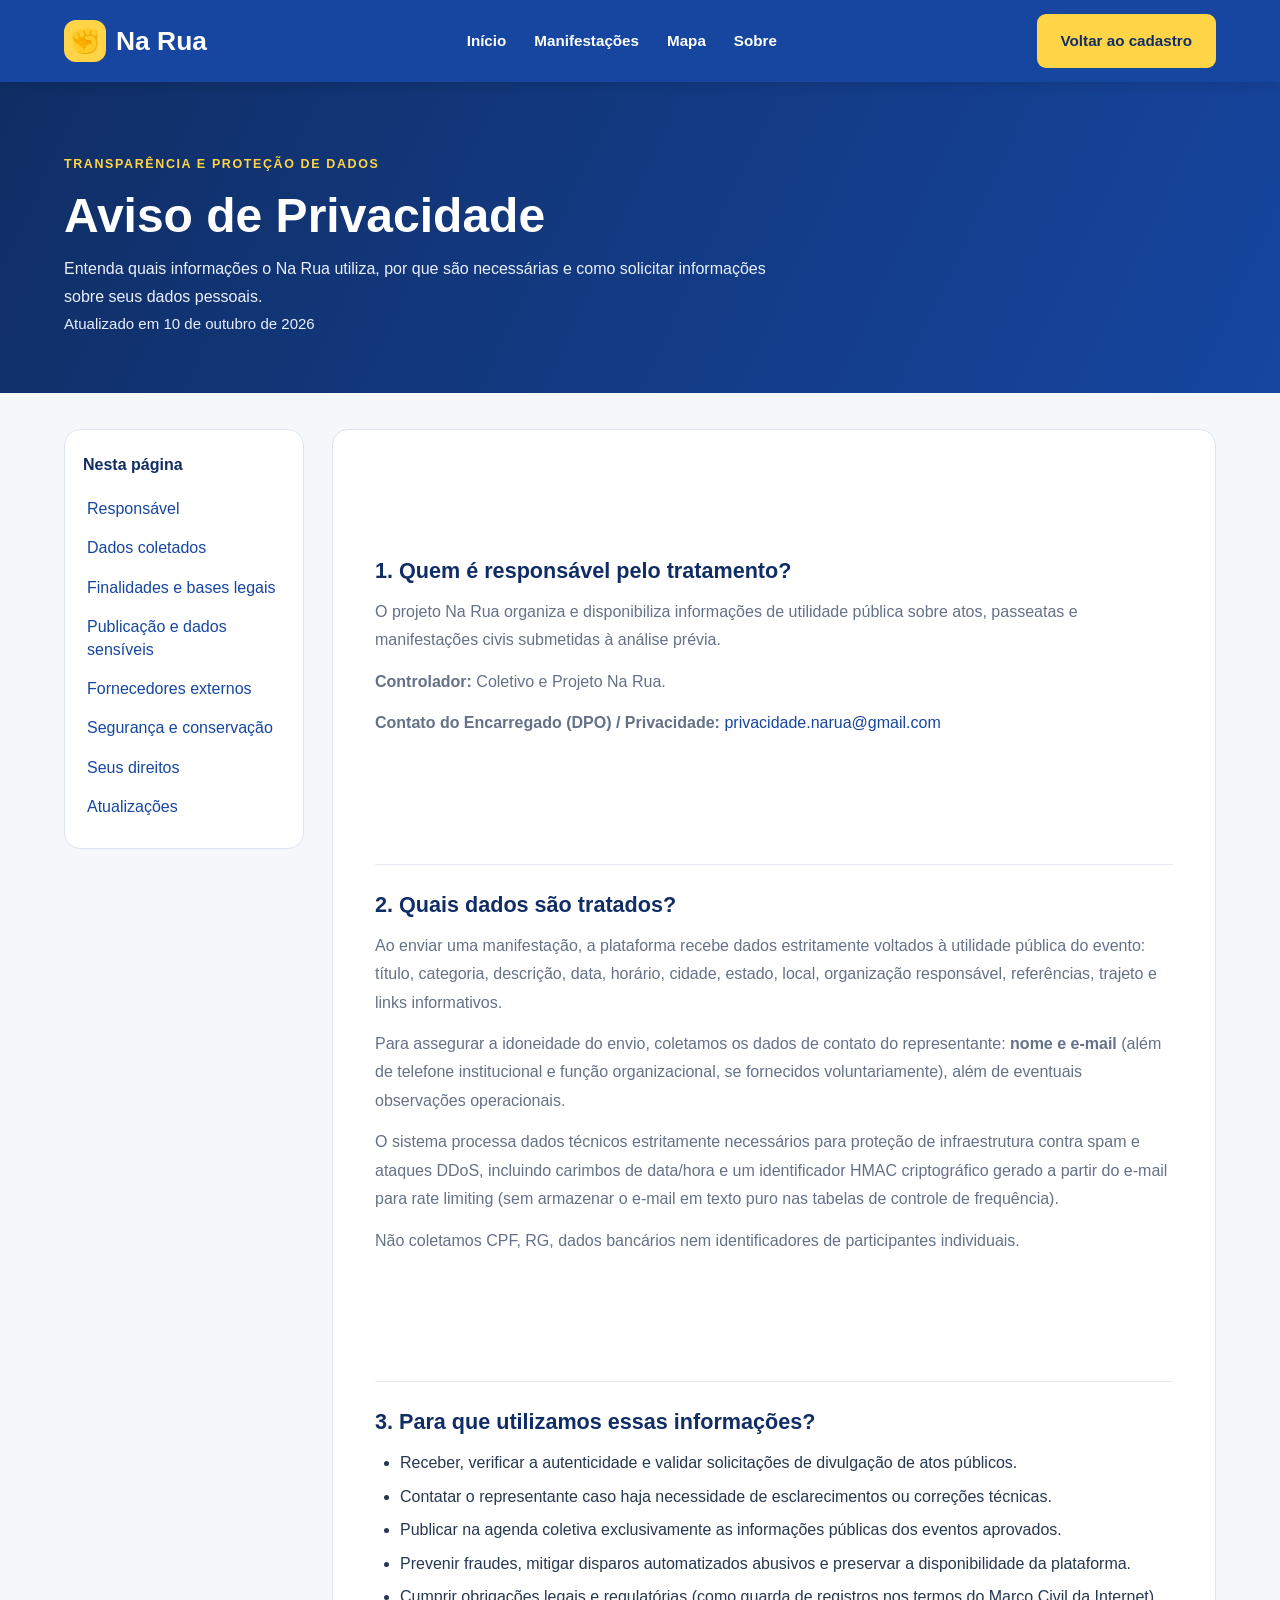
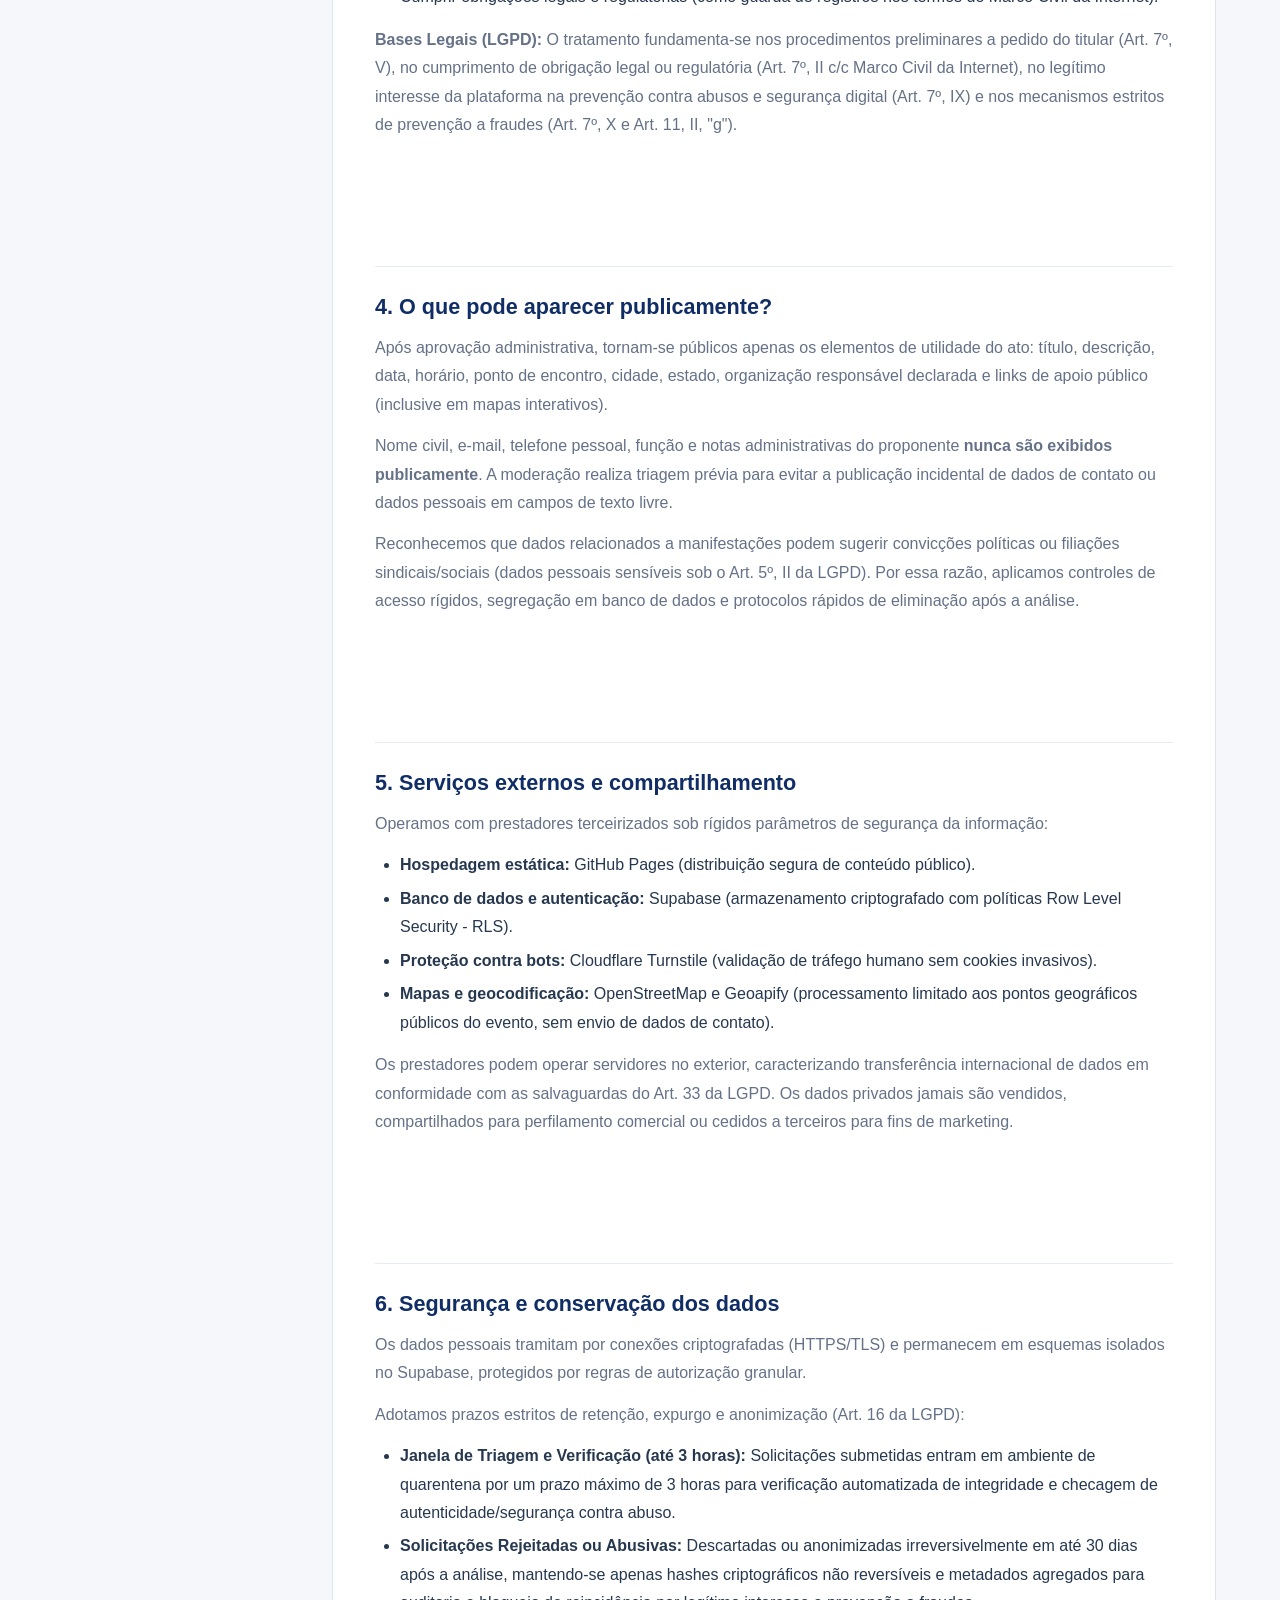
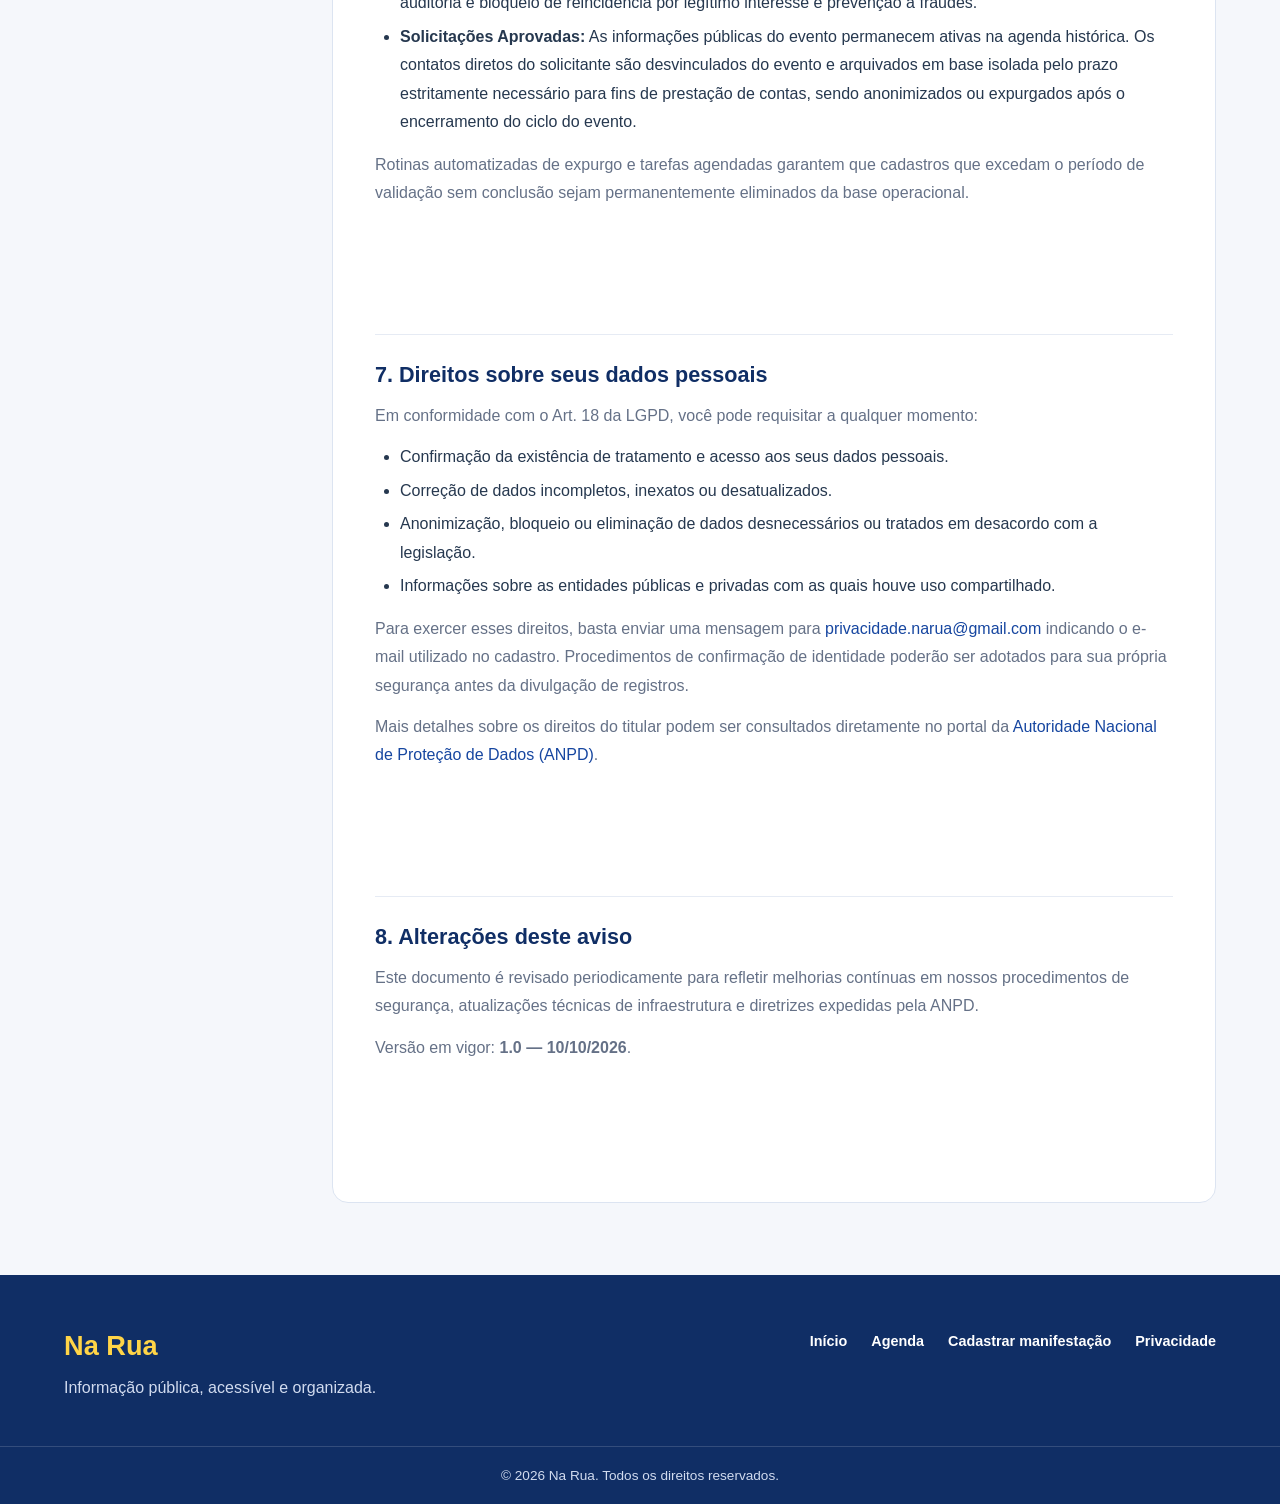
<file: politica-de-privacidade.html>
<!DOCTYPE html>
<html lang="pt-BR">
<head>
  <meta charset="UTF-8">
  <meta name="viewport" content="width=device-width, initial-scale=1.0">
  <meta name="description" content="Informações sobre privacidade e tratamento de dados pessoais no Na Rua.">
  <meta name="theme-color" content="#1646A0">
  <title>Aviso de Privacidade | Na Rua</title>
  <link rel="stylesheet" href="css/style.css">
  <link rel="stylesheet" href="css/responsivo.css">
  <style>
    :root { color-scheme: light; }
    .priv-skip { position:absolute;left:-9999px;top:0;z-index:20;padding:12px;background:white;color:#102e65; }
    .priv-skip:focus { left:8px; }
    .priv-hero { background:linear-gradient(115deg,#102E65,#1646A0);color:white;padding:68px 0 55px; }
    .priv-hero h1 { font-size:clamp(1.9rem,4.2vw,3rem);line-height:1.16;margin:12px 0; }
    .priv-hero p { max-width:720px;line-height:1.75;color:#e9f0ff; }
    .priv-eyebrow { font-size:.78rem; font-weight:800;letter-spacing:.13em;text-transform:uppercase;color:#FFD447; }
    .priv-layout { display:grid;grid-template-columns:240px minmax(0,1fr);gap:28px;align-items:start;padding:36px 0 72px; }
    .priv-menu,.priv-content { background:white; border:1px solid #dce4f1;border-radius:16px; }
    .priv-menu { padding:22px 18px; position:sticky;top:20px; }
    .priv-menu strong { color:#102E65;display:block;margin:0 0 12px; }
    .priv-menu a {display:block;padding:8px 4px;color:#1646A0;text-decoration:none;line-height:1.45;}
    .priv-menu a:hover,.priv-content a:hover { text-decoration:underline; }
    .priv-content {padding:clamp(20px,4vw,42px);color:#26384f;line-height:1.78;}
    .priv-content section + section { border-top:1px solid #e6ebf4;padding-top:26px;margin-top:28px; }
    .priv-content h2 {color:#102E65;font-size:1.35rem;line-height:1.3;margin:0 0 13px;}
    .priv-content p {margin:0 0 13px;}
    .priv-content ul { padding-left:25px;margin:8px 0 14px; }
    .priv-content li {margin:5px 0;}
    .priv-content a { color:#1646A0;overflow-wrap:anywhere; }
    .priv-meta {color:#c5d7ff;font-size:.94rem;}
    body {background:#f5f7fb;}
    @media(max-width:800px){.priv-layout{grid-template-columns:1fr;gap:16px;padding-top:20px}.priv-menu{position:static}.priv-menu a{display:inline-block;margin-right:8px}.priv-hero{padding:46px 0}}
  </style>
</head>
<body>
  <a class="priv-skip" href="#conteudo">Pular para o conteúdo</a>
  <header class="cabecalho">
    <div class="container cabecalho-conteudo">
      <a href="index.html#inicio" class="logo" aria-label="Na Rua - Página inicial">
        <span class="logo-icone" aria-hidden="true">✊</span><span class="logo-texto">Na Rua</span>
      </a>
      <nav class="menu" aria-label="Menu principal">
        <a href="index.html#inicio">Início</a>
        <a href="index.html#manifestacoes">Manifestações</a>
        <a href="index.html#mapa-section">Mapa</a>
        <a href="index.html#sobre">Sobre</a>
      </nav>
      <a href="cadastrar.html" class="botao botao-destaque">Voltar ao cadastro</a>
    </div>
  </header>
  <main id="conteudo">
    <section class="priv-hero">
      <div class="container">
        <span class="priv-eyebrow">Transparência e proteção de dados</span>
        <h1>Aviso de Privacidade</h1>
        <p>Entenda quais informações o Na Rua utiliza, por que são necessárias e como solicitar informações sobre seus dados pessoais.</p>
        <p class="priv-meta">Atualizado em 10 de outubro de 2026</p>
      </div>
    </section>
    <div class="container priv-layout">
      <nav class="priv-menu" aria-label="Nesta página">
        <strong>Nesta página</strong>
        <a href="#responsavel">Responsável</a>
        <a href="#dados">Dados coletados</a>
        <a href="#finalidades">Finalidades e bases legais</a>
        <a href="#publicacao">Publicação e dados sensíveis</a>
        <a href="#servicos">Fornecedores externos</a>
        <a href="#seguranca">Segurança e conservação</a>
        <a href="#direitos">Seus direitos</a>
        <a href="#atualizacoes">Atualizações</a>
      </nav>
      <article class="priv-content">
        <section id="responsavel">
          <h2>1. Quem é responsável pelo tratamento?</h2>
          <p>O projeto Na Rua organiza e disponibiliza informações de utilidade pública sobre atos, passeatas e manifestações civis submetidas à análise prévia.</p>
          <p><strong>Controlador:</strong> Coletivo e Projeto Na Rua.</p>
          <p><strong>Contato do Encarregado (DPO) / Privacidade:</strong> <a href="mailto:privacidade.narua@gmail.com">privacidade.narua@gmail.com</a></p>
        </section>

        <section id="dados">
          <h2>2. Quais dados são tratados?</h2>
          <p>Ao enviar uma manifestação, a plataforma recebe dados estritamente voltados à utilidade pública do evento: título, categoria, descrição, data, horário, cidade, estado, local, organização responsável, referências, trajeto e links informativos.</p>
          <p>Para assegurar a idoneidade do envio, coletamos os dados de contato do representante: <strong>nome e e-mail</strong> (além de telefone institucional e função organizacional, se fornecidos voluntariamente), além de eventuais observações operacionais.</p>
          <p>O sistema processa dados técnicos estritamente necessários para proteção de infraestrutura contra spam e ataques DDoS, incluindo carimbos de data/hora e um identificador HMAC criptográfico gerado a partir do e-mail para rate limiting (sem armazenar o e-mail em texto puro nas tabelas de controle de frequência).</p>
          <p>Não coletamos CPF, RG, dados bancários nem identificadores de participantes individuais.</p>
        </section>

        <section id="finalidades">
          <h2>3. Para que utilizamos essas informações?</h2>
          <ul>
            <li>Receber, verificar a autenticidade e validar solicitações de divulgação de atos públicos.</li>
            <li>Contatar o representante caso haja necessidade de esclarecimentos ou correções técnicas.</li>
            <li>Publicar na agenda coletiva exclusivamente as informações públicas dos eventos aprovados.</li>
            <li>Prevenir fraudes, mitigar disparos automatizados abusivos e preservar a disponibilidade da plataforma.</li>
            <li>Cumprir obrigações legais e regulatórias (como guarda de registros nos termos do Marco Civil da Internet).</li>
          </ul>
          <p><strong>Bases Legais (LGPD):</strong> O tratamento fundamenta-se nos procedimentos preliminares a pedido do titular (Art. 7º, V), no cumprimento de obrigação legal ou regulatória (Art. 7º, II c/c Marco Civil da Internet), no legítimo interesse da plataforma na prevenção contra abusos e segurança digital (Art. 7º, IX) e nos mecanismos estritos de prevenção a fraudes (Art. 7º, X e Art. 11, II, "g").</p>
        </section>

        <section id="publicacao">
          <h2>4. O que pode aparecer publicamente?</h2>
          <p>Após aprovação administrativa, tornam-se públicos apenas os elementos de utilidade do ato: título, descrição, data, horário, ponto de encontro, cidade, estado, organização responsável declarada e links de apoio público (inclusive em mapas interativos).</p>
          <p>Nome civil, e-mail, telefone pessoal, função e notas administrativas do proponente <strong>nunca são exibidos publicamente</strong>. A moderação realiza triagem prévia para evitar a publicação incidental de dados de contato ou dados pessoais em campos de texto livre.</p>
          <p>Reconhecemos que dados relacionados a manifestações podem sugerir convicções políticas ou filiações sindicais/sociais (dados pessoais sensíveis sob o Art. 5º, II da LGPD). Por essa razão, aplicamos controles de acesso rígidos, segregação em banco de dados e protocolos rápidos de eliminação após a análise.</p>
        </section>

        <section id="servicos">
          <h2>5. Serviços externos e compartilhamento</h2>
          <p>Operamos com prestadores terceirizados sob rígidos parâmetros de segurança da informação:</p>
          <ul>
            <li><strong>Hospedagem estática:</strong> GitHub Pages (distribuição segura de conteúdo público).</li>
            <li><strong>Banco de dados e autenticação:</strong> Supabase (armazenamento criptografado com políticas Row Level Security - RLS).</li>
            <li><strong>Proteção contra bots:</strong> Cloudflare Turnstile (validação de tráfego humano sem cookies invasivos).</li>
            <li><strong>Mapas e geocodificação:</strong> OpenStreetMap e Geoapify (processamento limitado aos pontos geográficos públicos do evento, sem envio de dados de contato).</li>
          </ul>
          <p>Os prestadores podem operar servidores no exterior, caracterizando transferência internacional de dados em conformidade com as salvaguardas do Art. 33 da LGPD. Os dados privados jamais são vendidos, compartilhados para perfilamento comercial ou cedidos a terceiros para fins de marketing.</p>
        </section>

        <section id="seguranca">
          <h2>6. Segurança e conservação dos dados</h2>
          <p>Os dados pessoais tramitam por conexões criptografadas (HTTPS/TLS) e permanecem em esquemas isolados no Supabase, protegidos por regras de autorização granular.</p>
          <p>Adotamos prazos estritos de retenção, expurgo e anonimização (Art. 16 da LGPD):</p>
          <ul>
            <li><strong>Janela de Triagem e Verificação (até 3 horas):</strong> Solicitações submetidas entram em ambiente de quarentena por um prazo máximo de 3 horas para verificação automatizada de integridade e checagem de autenticidade/segurança contra abuso.</li>
            <li><strong>Solicitações Rejeitadas ou Abusivas:</strong> Descartadas ou anonimizadas irreversivelmente em até 30 dias após a análise, mantendo-se apenas hashes criptográficos não reversíveis e metadados agregados para auditoria e bloqueio de reincidência por legítimo interesse e prevenção a fraudes.</li>
            <li><strong>Solicitações Aprovadas:</strong> As informações públicas do evento permanecem ativas na agenda histórica. Os contatos diretos do solicitante são desvinculados do evento e arquivados em base isolada pelo prazo estritamente necessário para fins de prestação de contas, sendo anonimizados ou expurgados após o encerramento do ciclo do evento.</li>
          </ul>
          <p>Rotinas automatizadas de expurgo e tarefas agendadas garantem que cadastros que excedam o período de validação sem conclusão sejam permanentemente eliminados da base operacional.</p>
        </section>

        <section id="direitos">
          <h2>7. Direitos sobre seus dados pessoais</h2>
          <p>Em conformidade com o Art. 18 da LGPD, você pode requisitar a qualquer momento:</p>
          <ul>
            <li>Confirmação da existência de tratamento e acesso aos seus dados pessoais.</li>
            <li>Correção de dados incompletos, inexatos ou desatualizados.</li>
            <li>Anonimização, bloqueio ou eliminação de dados desnecessários ou tratados em desacordo com a legislação.</li>
            <li>Informações sobre as entidades públicas e privadas com as quais houve uso compartilhado.</li>
          </ul>
          <p>Para exercer esses direitos, basta enviar uma mensagem para <a href="mailto:privacidade.narua@gmail.com">privacidade.narua@gmail.com</a> indicando o e-mail utilizado no cadastro. Procedimentos de confirmação de identidade poderão ser adotados para sua própria segurança antes da divulgação de registros.</p>
          <p>Mais detalhes sobre os direitos do titular podem ser consultados diretamente no portal da <a href="https://www.gov.br/anpd/pt-br/assuntos/titular-de-dados/direito-dos-titulares" target="_blank" rel="noopener noreferrer">Autoridade Nacional de Proteção de Dados (ANPD)</a>.</p>
        </section>

        <section id="atualizacoes">
          <h2>8. Alterações deste aviso</h2>
          <p>Este documento é revisado periodicamente para refletir melhorias contínuas em nossos procedimentos de segurança, atualizações técnicas de infraestrutura e diretrizes expedidas pela ANPD.</p>
          <p>Versão em vigor: <strong>1.0 — 10/10/2026</strong>.</p>
        </section>
      </article>
    </div>
  </main>
  <footer class="rodape">
    <div class="container rodape-conteudo">
      <div class="rodape-info"><h3>Na Rua</h3><p>Informação pública, acessível e organizada.</p></div>
      <div class="rodape-links">
        <a href="index.html#inicio">Início</a>
        <a href="index.html#manifestacoes">Agenda</a>
        <a href="cadastrar.html">Cadastrar manifestação</a>
        <a href="politica-de-privacidade.html" aria-current="page">Privacidade</a>
      </div>
    </div>
    <div class="rodape-final"><p>&copy; 2026 Na Rua. Todos os direitos reservados.</p></div>
  </footer>
</body>
</html>
</file>
<file: css/style.css>
/* ==========================================
   NA RUA - AGENDA DE MANIFESTAÇÕES
   Arquivo: css/style.css
   ========================================== */


/* ==========================================
   1. VARIÁVEIS E CORES
   ========================================== */

:root {
    --azul: #1646A0;
    --azul-escuro: #102E65;
    --azul-claro: #EAF2FF;

    --amarelo: #FFD447;
    --amarelo-escuro: #E9AD14;

    --vermelho: #E63946;

    --branco: #FFFFFF;
    --fundo: #F5F7FC;
    --texto: #202B40;
    --texto-secundario: #657187;
    --borda: #E0E6F0;

    --sombra: 0 6px 24px rgba(16, 46, 101, 0.08);
    --sombra-hover: 0 12px 32px rgba(16, 46, 101, 0.15);

    --raio: 12px;
    --raio-grande: 20px;

    --largura-maxima: 1200px;
}


/* ==========================================
   2. CONFIGURAÇÕES GERAIS
   ========================================== */

* {
    margin: 0;
    padding: 0;
    box-sizing: border-box;
}

html {
    scroll-behavior: smooth;
    scroll-padding-top: 100px;
}

body {
    font-family: Arial, Helvetica, sans-serif;
    background-color: var(--fundo);
    color: var(--texto);
    line-height: 1.6;
    -webkit-font-smoothing: antialiased;
}

a {
    text-decoration: none;
    color: inherit;
}

button,
input,
select {
    font: inherit;
}

button {
    cursor: pointer;
}

img {
    max-width: 100%;
    height: auto;
}

.container {
    width: 90%;
    max-width: var(--largura-maxima);
    margin: 0 auto;
}

section {
    padding: 85px 0;
}

h1,
h2,
h3 {
    line-height: 1.2;
}

h2 {
    font-size: 2.2rem;
    color: var(--azul-escuro);
    margin-bottom: 16px;
}

p {
    color: var(--texto-secundario);
}

:focus-visible {
    outline: 3px solid var(--vermelho);
    outline-offset: 3px;
}

[hidden] {
    display: none !important;
}


/* ==========================================
   3. BOTÕES
   ========================================== */

.botao {
    display: inline-flex;
    justify-content: center;
    align-items: center;
    gap: 10px;

    padding: 13px 22px;

    border: 2px solid transparent;
    border-radius: 9px;

    font-size: 0.95rem;
    font-weight: 700;
    text-align: center;

    transition:
        background-color 0.2s ease,
        color 0.2s ease,
        transform 0.2s ease,
        box-shadow 0.2s ease;
}

.botao:hover {
    transform: translateY(-2px);
}

.botao-primario {
    background-color: var(--amarelo);
    color: var(--azul-escuro);
}

.botao-primario:hover {
    background-color: var(--amarelo-escuro);
    box-shadow: var(--sombra-hover);
}

.botao-destaque {
    background-color: var(--amarelo);
    color: var(--azul-escuro);
}

.botao-destaque:hover {
    background-color: var(--branco);
}

.botao-buscar {
    background-color: var(--azul);
    color: var(--branco);
}

.botao-buscar:hover {
    background-color: var(--azul-escuro);
}

.botao-limpar {
    background-color: var(--branco);
    border-color: var(--borda);
    color: var(--azul-escuro);
}

.botao-limpar:hover {
    background-color: var(--azul-claro);
}


/* ==========================================
   4. CABEÇALHO
   ========================================== */

.cabecalho {
    background-color: var(--azul);
    color: var(--branco);

    position: sticky;
    top: 0;
    z-index: 1000;

    box-shadow: 0 3px 12px rgba(0, 0, 0, 0.12);
}

.cabecalho-conteudo {
    min-height: 82px;

    display: flex;
    align-items: center;
    justify-content: space-between;

    gap: 25px;
}

.logo {
    display: flex;
    align-items: center;
    gap: 10px;

    font-size: 1.65rem;
    font-weight: 800;
    white-space: nowrap;
}

.logo-icone {
    display: flex;
    justify-content: center;
    align-items: center;

    width: 42px;
    height: 42px;

    background-color: var(--amarelo);
    border-radius: 12px;

    font-size: 1.5rem;
}

.logo-texto {
    color: var(--branco);
}

.menu {
    display: flex;
    align-items: center;
    gap: 28px;
}

.menu a {
    font-size: 0.95rem;
    font-weight: 600;

    transition: color 0.2s ease;
}

.menu a:hover {
    color: var(--amarelo);
}


/* ==========================================
   5. SEÇÃO INICIAL / HERO
   ========================================== */

.hero {
    background: linear-gradient(
        120deg,
        var(--azul-escuro) 0%,
        var(--azul) 65%,
        #2768CA 100%
    );

    position: relative;
    overflow: hidden;

    padding: 105px 0 115px;
}

.hero::before {
    content: "";

    position: absolute;
    width: 360px;
    height: 360px;

    right: -120px;
    top: -160px;

    background-color: rgba(255, 212, 71, 0.12);
    border-radius: 50%;
}

.hero::after {
    content: "";

    position: absolute;
    width: 180px;
    height: 180px;

    right: 14%;
    bottom: -110px;

    border: 30px solid rgba(255, 255, 255, 0.08);
    border-radius: 50%;
}

.hero-conteudo {
    position: relative;
    z-index: 1;

    display: flex;
    align-items: center;
}

.hero-texto {
    max-width: 760px;
}

.etiqueta {
    display: inline-block;

    padding: 8px 15px;
    margin-bottom: 25px;

    border-radius: 30px;

    background: rgba(255, 212, 71, 0.16);
    color: var(--amarelo);

    font-size: 0.85rem;
    font-weight: 700;
    letter-spacing: 0.4px;
}

.hero h1 {
    color: var(--branco);

    font-size: clamp(2.5rem, 5vw, 4.2rem);
    font-weight: 800;

    margin-bottom: 25px;
}

.hero h1 span {
    color: var(--amarelo);
}

.hero p {
    max-width: 650px;

    color: #E5EDFF;
    font-size: 1.13rem;
    line-height: 1.8;

    margin-bottom: 32px;
}


/* ==========================================
   6. FILTROS E PESQUISA
   ========================================== */

.secao-filtros {
    padding: 0 0 50px;
    position: relative;
    z-index: 2;
}

.painel-filtros {
    background-color: var(--branco);

    padding: 35px;
    margin-top: -55px;

    border: 1px solid var(--borda);
    border-radius: var(--raio-grande);

    box-shadow: var(--sombra);
}

.painel-filtros h2 {
    font-size: 1.55rem;
    margin-bottom: 5px;
}

.painel-filtros > p {
    margin-bottom: 25px;
}

.form-filtros {
    display: grid;

    grid-template-columns:
        minmax(180px, 2fr)
        minmax(130px, 1fr)
        minmax(130px, 1fr)
        minmax(130px, 1fr);

    gap: 15px;
    align-items: end;
}

.campo-filtro {
    display: flex;
    flex-direction: column;
    gap: 7px;

    min-width: 0;
}

.campo-filtro label {
    font-size: 0.85rem;
    font-weight: 700;
    color: var(--azul-escuro);
}

.campo-filtro input,
.campo-filtro select {
    width: 100%;
    min-width: 0;
    height: 48px;

    padding: 0 13px;

    background-color: var(--branco);
    border: 1px solid var(--borda);
    border-radius: 8px;

    color: var(--texto);
}

.campo-filtro input:focus,
.campo-filtro select:focus {
    border-color: var(--azul);
    outline: 2px solid var(--azul-claro);
}

.form-filtros > .botao {
    min-height: 48px;
}


/* ==========================================
   7. AGENDA DE MANIFESTAÇÕES
   ========================================== */

.secao-manifestacoes {
    padding-top: 50px;
    padding-bottom: 95px;
}

.secao-cabecalho {
    display: flex;
    align-items: end;
    justify-content: space-between;

    gap: 25px;
    margin-bottom: 35px;
}

.secao-cabecalho h2 {
    margin-bottom: 10px;
}

.secao-cabecalho p {
    max-width: 650px;
}

.subtitulo {
    display: inline-block;

    color: var(--vermelho);
    font-size: 0.8rem;
    font-weight: 800;

    text-transform: uppercase;
    letter-spacing: 1.3px;

    margin-bottom: 12px;
}

.ordenacao {
    display: flex;
    flex-direction: column;
    gap: 6px;

    min-width: 190px;
}

.ordenacao label {
    font-size: 0.85rem;
    font-weight: 700;
    color: var(--azul-escuro);
}

.ordenacao select {
    height: 45px;
    padding: 0 12px;

    background-color: var(--branco);
    border: 1px solid var(--borda);
    border-radius: 8px;

    color: var(--texto);
}

.grade-manifestacoes {
    display: grid;
    grid-template-columns: repeat(3, minmax(0, 1fr));
    gap: 24px;
}

.mensagem-carregamento,
.sem-resultados {
    grid-column: 1 / -1;

    padding: 45px 20px;
    text-align: center;

    background-color: var(--branco);
    border: 1px solid var(--borda);
    border-radius: var(--raio);
}


/* ==========================================
   8. CARTÕES DE MANIFESTAÇÕES
   ========================================== */

/*
   Estas classes serão utilizadas pelos
   cartões criados no arquivo main.js.
*/

.cartao-manifestacao {
    background-color: var(--branco);

    border: 1px solid var(--borda);
    border-radius: var(--raio-grande);

    overflow: hidden;

    box-shadow: var(--sombra);

    display: flex;
    flex-direction: column;

    transition:
        transform 0.2s ease,
        box-shadow 0.2s ease;
}

.cartao-manifestacao:hover {
    transform: translateY(-5px);
    box-shadow: var(--sombra-hover);
}

.cartao-topo {
    background-color: var(--azul-claro);

    padding: 18px 22px;

    display: flex;
    justify-content: space-between;
    align-items: center;

    gap: 12px;

    border-bottom: 3px solid var(--amarelo);
}

.cartao-data {
    color: var(--azul-escuro);
    font-size: 0.92rem;
    font-weight: 800;
}

.cartao-status {
    display: inline-block;

    background-color: var(--amarelo);
    color: var(--azul-escuro);

    padding: 5px 10px;
    border-radius: 30px;

    font-size: 0.72rem;
    font-weight: 800;
}

.cartao-conteudo {
    padding: 24px;

    display: flex;
    flex-direction: column;
    flex: 1;
}

.cartao-cidade {
    color: var(--vermelho);

    font-size: 0.8rem;
    font-weight: 800;
    text-transform: uppercase;

    margin-bottom: 10px;
}

.cartao-titulo {
    font-size: 1.3rem;
    color: var(--azul-escuro);

    margin-bottom: 15px;
}

.cartao-descricao {
    font-size: 0.92rem;
    line-height: 1.7;

    margin-bottom: 20px;
}

.cartao-informacoes {
    display: flex;
    flex-direction: column;
    gap: 10px;

    margin-top: auto;
    padding-top: 16px;

    border-top: 1px solid var(--borda);
}

.cartao-informacoes p {
    font-size: 0.88rem;
    overflow-wrap: anywhere;
}

.cartao-informacoes strong {
    color: var(--azul-escuro);
}

.cartao-rodape {
    padding: 0 24px 24px;
}

.cartao-link {
    display: inline-flex;
    align-items: center;
    gap: 7px;

    color: var(--azul);
    font-size: 0.9rem;
    font-weight: 800;
}

.cartao-link:hover {
    color: var(--vermelho);
}


/* ==========================================
   9. MAPA INTERATIVO
   ========================================== */

.secao-mapa {
    background-color: var(--branco);
}

.mapa-container {
    width: 100%;
    height: 500px;

    border: 2px solid var(--borda);
    border-radius: var(--raio-grande);

    box-shadow: var(--sombra);
    overflow: hidden;

    background-color: var(--azul-claro);
}

/* Mantém os elementos do Leaflet funcionais */

.leaflet-container {
    font-family: Arial, Helvetica, sans-serif;
    z-index: 1;
}

.leaflet-popup-content {
    line-height: 1.6;
}

.leaflet-popup-content strong {
    color: var(--azul-escuro);
}


/* ==========================================
   10. DIVULGAR MANIFESTAÇÃO
   ========================================== */

.secao-divulgar {
    background-color: var(--amarelo);
    text-align: center;
}

.divulgar-conteudo {
    max-width: 780px;
    margin: 0 auto;
}

.divulgar-conteudo h2 {
    color: var(--azul-escuro);
    font-size: 2.2rem;

    margin-bottom: 20px;
}

.divulgar-conteudo p {
    color: #374151;
    font-size: 1.05rem;

    margin-bottom: 30px;
}

/* Na seção amarela, o botão será azul */

.secao-divulgar .botao-primario {
    background-color: var(--azul);
    color: var(--branco);
}

.secao-divulgar .botao-primario:hover {
    background-color: var(--azul-escuro);
}


/* ==========================================
   11. SOBRE O PROJETO
   ========================================== */

.secao-sobre {
    background-color: var(--fundo);
}

.secao-sobre .container {
    max-width: 900px;
}

.secao-sobre h2 {
    margin-bottom: 25px;
}

.secao-sobre p {
    margin-bottom: 20px;
    font-size: 1.02rem;
    line-height: 1.9;
}

.aviso {
    margin-top: 25px;
    padding: 18px 22px;

    border-left: 4px solid var(--vermelho);
    border-radius: 0 9px 9px 0;

    background-color: var(--branco);

    color: var(--texto) !important;
}


/* ==========================================
   12. RODAPÉ
   ========================================== */

.rodape {
    background-color: var(--azul-escuro);
    color: var(--branco);

    padding-top: 55px;
}

.rodape-conteudo {
    display: flex;
    justify-content: space-between;
    align-items: start;

    gap: 35px;
    padding-bottom: 45px;
}

.rodape-info h3 {
    color: var(--amarelo);
    font-size: 1.7rem;

    margin-bottom: 12px;
}

.rodape-info p {
    color: #D1DBEF;
}

.rodape-links {
    display: flex;
    flex-wrap: wrap;
    gap: 24px;
}

.rodape-links a {
    font-size: 0.9rem;
    font-weight: 600;

    transition: color 0.2s ease;
}

.rodape-links a:hover {
    color: var(--amarelo);
}

.rodape-final {
    padding: 18px 20px;
    text-align: center;

    border-top: 1px solid rgba(255, 255, 255, 0.15);
}

.rodape-final p {
    color: #D1DBEF;
    font-size: 0.85rem;
}


/* ==========================================
   13. AJUSTES DE ACESSIBILIDADE
   ========================================== */

@media (prefers-reduced-motion: reduce) {
    html {
        scroll-behavior: auto;
    }

    *,
    *::before,
    *::after {
        transition-duration: 0.01ms !important;
        animation-duration: 0.01ms !important;
    }
}
</file>
<file: css/responsivo.css>
/* ==========================================
   NA RUA - AGENDA DE MANIFESTAÇÕES
   Arquivo: css/responsivo.css
   ========================================== */


/* ==========================================
   1. NOTEBOOKS E TABLETS
   Telas de até 1024px
   ========================================== */

@media screen and (max-width: 1024px) {

    /* CONFIGURAÇÕES GERAIS */

    .container {
        width: 92%;
    }

    section {
        padding: 70px 0;
    }

    h2 {
        font-size: 2rem;
    }


    /* CABEÇALHO */

    .cabecalho-conteudo {
        gap: 15px;
    }

    .menu {
        gap: 16px;
    }

    .menu a {
        font-size: 0.88rem;
    }

    .cabecalho .botao-destaque {
        padding: 11px 14px;
        font-size: 0.85rem;
    }


    /* SEÇÃO INICIAL */

    .hero {
        padding: 90px 0 105px;
    }

    .hero h1 {
        font-size: clamp(2.5rem, 5vw, 3.5rem);
    }


    /* FILTROS */

    .form-filtros {
        grid-template-columns: repeat(2, minmax(0, 1fr));
    }

    .form-filtros .botao {
        width: 100%;
    }


    /* MANIFESTAÇÕES */

    .grade-manifestacoes {
        grid-template-columns: repeat(2, minmax(0, 1fr));
        gap: 20px;
    }


    /* MAPA */

    .mapa-container {
        height: 450px;
    }

}


/* ==========================================
   2. TABLETS PEQUENOS
   Telas de até 768px
   ========================================== */

@media screen and (max-width: 768px) {

    /* CONFIGURAÇÕES GERAIS */

    section {
        padding: 60px 0;
    }

    h2 {
        font-size: 1.8rem;
    }


    /* CABEÇALHO */

    .cabecalho-conteudo {
        min-height: 75px;
        flex-wrap: wrap;
        justify-content: space-between;
        padding: 13px 0;
    }

    .logo {
        font-size: 1.5rem;
    }

    .logo-icone {
        width: 38px;
        height: 38px;
        font-size: 1.3rem;
    }

    /*
       Menu de navegação em uma linha separada.
       Não é necessário JavaScript.
    */

    .menu {
        order: 3;
        width: 100%;

        display: flex;
        justify-content: center;

        gap: 22px;
        padding: 12px 0 2px;

        border-top: 1px solid rgba(255,255,255,0.18);
    }

    .menu a {
        font-size: 0.9rem;
    }


    /* SEÇÃO INICIAL */

    .hero {
        padding: 75px 0 95px;
    }

    .hero h1 {
        font-size: 2.8rem;
    }

    .hero p {
        font-size: 1.05rem;
    }


    /* PAINEL DE FILTROS */

    .painel-filtros {
        margin-top: -40px;
        padding: 28px;
    }

    .painel-filtros h2 {
        font-size: 1.4rem;
    }


    /* AGENDA */

    .secao-cabecalho {
        align-items: flex-start;
        flex-direction: column;
        gap: 20px;
    }

    .ordenacao {
        width: 100%;
        max-width: 280px;
    }


    /* MAPA */

    .mapa-container {
        height: 400px;
    }


    /* DIVULGAÇÃO */

    .divulgar-conteudo h2 {
        font-size: 1.85rem;
    }


    /* RODAPÉ */

    .rodape-conteudo {
        flex-direction: column;
        gap: 25px;
    }

}


/* ==========================================
   3. CELULARES
   Telas de até 600px
   ========================================== */

@media screen and (max-width: 600px) {

    /* CONFIGURAÇÕES GERAIS */

    .container {
        width: 92%;
    }

    section {
        padding: 50px 0;
    }

    h2 {
        font-size: 1.65rem;
    }

    p {
        font-size: 0.95rem;
    }


    /* CABEÇALHO */

    .cabecalho {
        position: relative;
    }

    .cabecalho-conteudo {
        gap: 12px;
        padding: 15px 0;
    }

    .logo {
        font-size: 1.5rem;
    }

    .cabecalho .botao-destaque {
        padding: 10px 12px;
        font-size: 0.76rem;
    }

    .menu {
        justify-content: flex-start;
        gap: 20px;

        overflow-x: auto;
        white-space: nowrap;

        scrollbar-width: thin;
    }

    .menu a {
        font-size: 0.85rem;
        flex-shrink: 0;
    }


    /* SEÇÃO INICIAL */

    .hero {
        padding: 65px 0 90px;
    }

    .hero::before {
        width: 230px;
        height: 230px;

        right: -110px;
        top: -90px;
    }

    .hero h1 {
        font-size: 2.3rem;
        line-height: 1.18;
    }

    .hero p {
        font-size: 1rem;
        line-height: 1.7;
    }

    .etiqueta {
        font-size: 0.75rem;
        padding: 7px 12px;
    }

    .hero .botao {
        width: 100%;
    }


    /* FILTROS */

    .secao-filtros {
        padding-bottom: 35px;
    }

    .painel-filtros {
        padding: 22px;
        margin-top: -35px;
        border-radius: 15px;
    }

    .painel-filtros h2 {
        font-size: 1.35rem;
    }

    .form-filtros {
        grid-template-columns: 1fr;
        gap: 14px;
    }

    .campo-filtro input,
    .campo-filtro select {
        height: 48px;
        font-size: 16px;
    }

    .form-filtros .botao {
        width: 100%;
        min-height: 48px;
    }


    /* AGENDA DE MANIFESTAÇÕES */

    .secao-manifestacoes {
        padding-top: 35px;
        padding-bottom: 65px;
    }

    .secao-cabecalho {
        margin-bottom: 25px;
    }

    .secao-cabecalho h2 {
        font-size: 1.7rem;
    }

    .grade-manifestacoes {
        grid-template-columns: 1fr;
        gap: 18px;
    }


    /* CARTÕES */

    .cartao-topo {
        padding: 15px 18px;
    }

    .cartao-conteudo {
        padding: 20px;
    }

    .cartao-titulo {
        font-size: 1.2rem;
    }

    .cartao-descricao {
        font-size: 0.9rem;
    }

    .cartao-rodape {
        padding: 0 20px 22px;
    }


    /* MAPA INTERATIVO */

    .secao-mapa {
        padding: 55px 0;
    }

    .mapa-container {
        height: 350px;
        border-radius: 12px;
    }


    /* DIVULGAR MANIFESTAÇÃO */

    .secao-divulgar {
        padding: 65px 0;
    }

    .divulgar-conteudo h2 {
        font-size: 1.7rem;
    }

    .divulgar-conteudo p {
        font-size: 0.98rem;
    }

    .divulgar-conteudo .botao {
        width: 100%;
    }


    /* SOBRE */

    .secao-sobre p {
        font-size: 0.95rem;
        line-height: 1.8;
    }

    .aviso {
        padding: 15px;
    }


    /* RODAPÉ */

    .rodape {
        padding-top: 45px;
    }

    .rodape-links {
        gap: 15px 22px;
    }

    .rodape-links a {
        font-size: 0.85rem;
    }

}


/* ==========================================
   4. CELULARES MUITO PEQUENOS
   Telas de até 380px
   ========================================== */

@media screen and (max-width: 380px) {

    .logo {
        font-size: 1.25rem;
    }

    .logo-icone {
        width: 34px;
        height: 34px;
    }

    .cabecalho .botao-destaque {
        font-size: 0.7rem;
        padding: 9px 10px;
    }

    .hero h1 {
        font-size: 2rem;
    }

    .painel-filtros {
        padding: 18px;
    }

    .cartao-topo {
        flex-wrap: wrap;
    }

    .mapa-container {
        height: 300px;
    }

}


/* ==========================================
   5. DISPOSITIVOS COM TOQUE
   ========================================== */

@media (hover: none) {

    .botao:hover,
    .cartao-manifestacao:hover {
        transform: none;
    }

}


/* ==========================================
   6. TELAS COM MOVIMENTO REDUZIDO
   ========================================== */

@media (prefers-reduced-motion: reduce) {

    html {
        scroll-behavior: auto;
    }

    .botao,
    .cartao-manifestacao {
        transition: none;
    }

}
</file>
